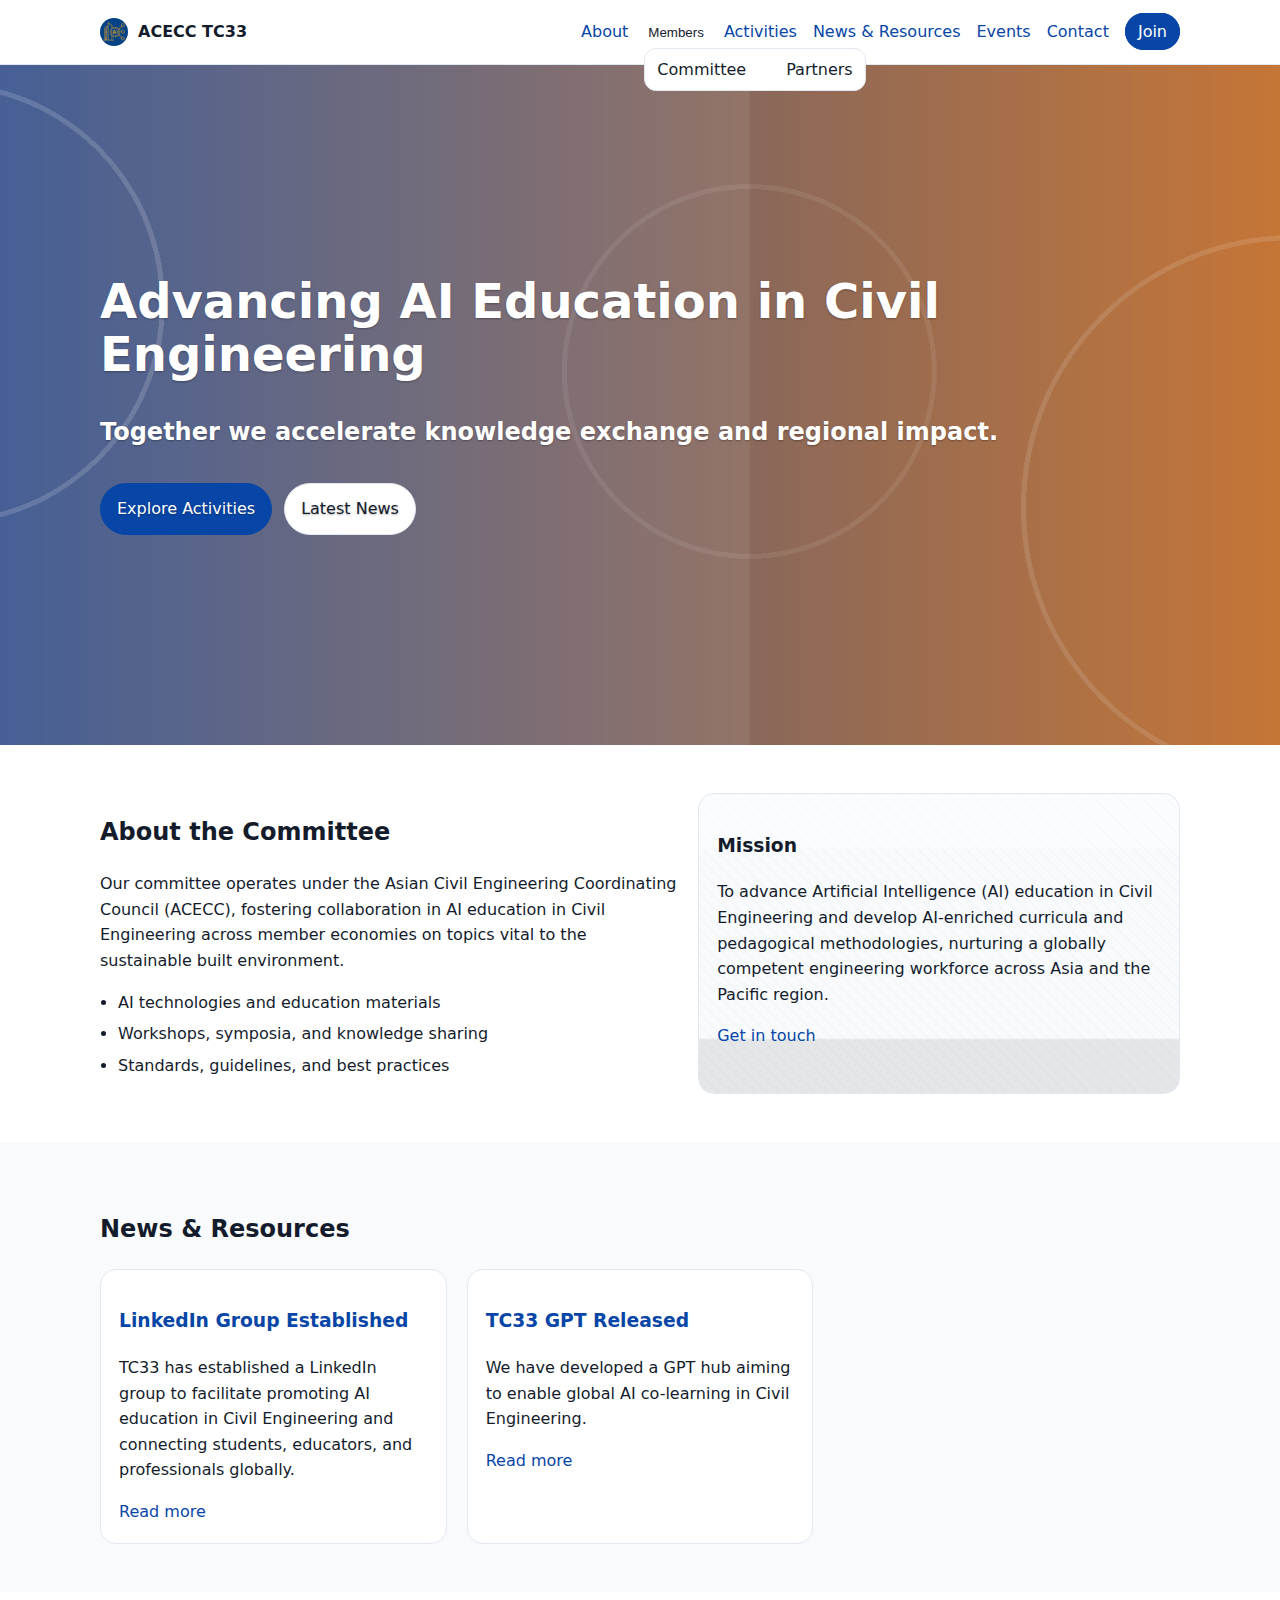
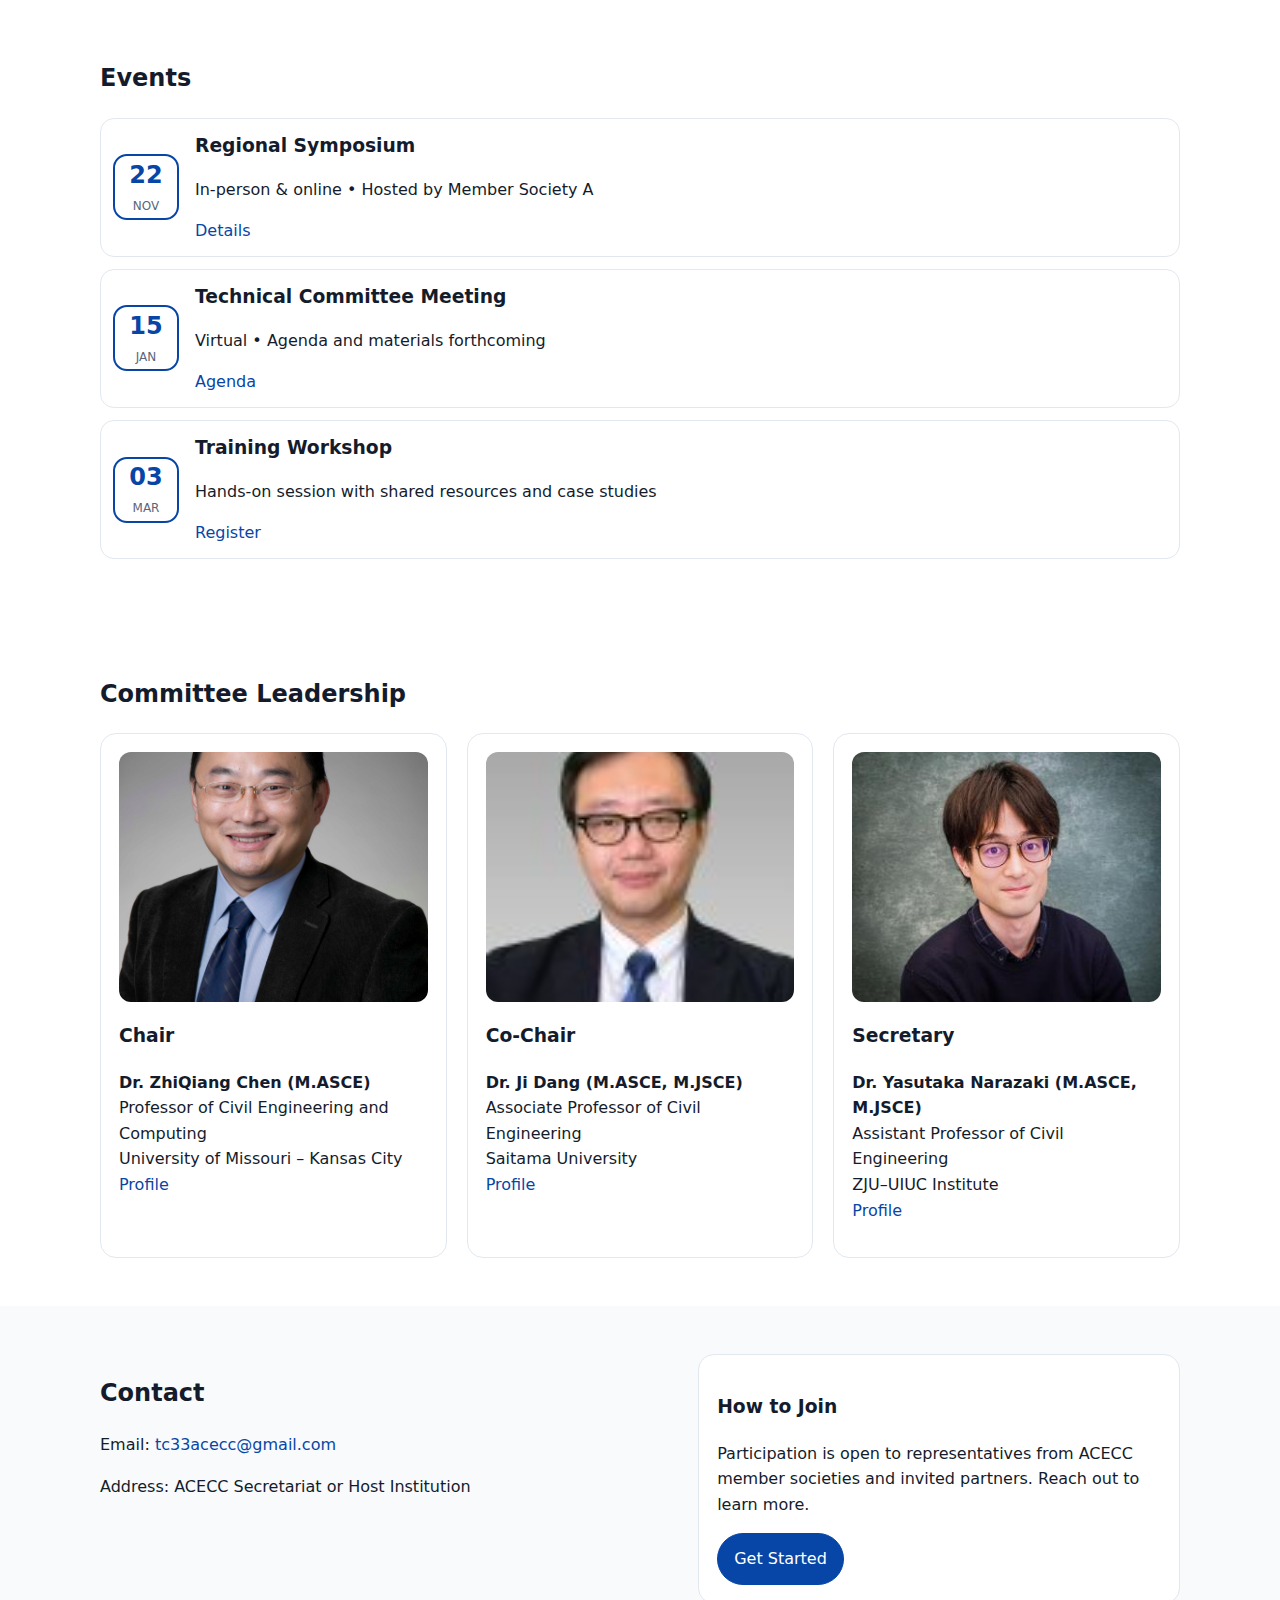
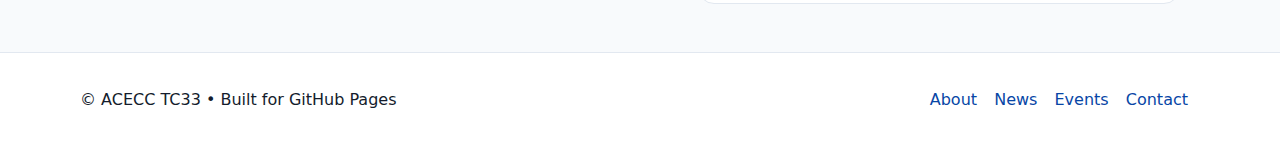
<file: index.html>
<!doctype html>
<html lang="en">
<head>
  <meta charset="utf-8">
  <meta name="viewport" content="width=device-width, initial-scale=1">
  <title>ACECC TC33: Advancing Artificial Intelligence Education in Civil Engineering</title>
  <meta name="description" content="ACECC TC33 – Advancing AI education in Civil Engineering across the region.">
  <meta property="og:title" content="ACECC TC33">
  <meta property="og:description" content="Advancing AI education in civil engineering across ACECC member economies.">
  <meta property="og:image" content="images/acecc-social-1200x630.png">
  <link rel="icon" type="image/png" href="images/acecc-favicon-512.png">
  <link rel="stylesheet" href="css/style.css">
</head>
<body>
  <a class="skip-link" href="#main">Skip to content</a>
  <header class="site-header">
    <div class="wrap nav-wrap">
      <a class="brand" href="index.html" aria-label="ACECC TC33 Home">
        <img src="images/acecc-favicon-512.png" alt="" class="brand-mark">
        <span class="brand-text">ACECC TC33</span>
      </a>
      <button class="menu-toggle" aria-expanded="false" aria-controls="nav">Menu</button>
      <nav id="nav" class="nav" aria-label="Primary">
        <ul>
          <li><a href="#about">About</a></li>
          <li class="has-children">
            <button class="submenu-toggle" aria-expanded="false">Members</button>
            <ul class="submenu">
              <li><a href="#members">Committee</a></li>
              <li><a href="#partners">Partners</a></li>
            </ul>
          </li>
          <li><a href="#activities">Activities</a></li>
          <li><a href="#news">News & Resources</a></li>
          <li><a href="#events">Events</a></li>
          <li><a href="#contact">Contact</a></li>
          <li><a class="cta" href="#join">Join</a></li>
        </ul>
      </nav>
    </div>
  </header>

  <section class="hero" role="banner" aria-label="Introduction">
    <img src="images/acecc-hero-2560x800.png" alt="" class="hero-bg">
    <div class="wrap hero-content">
      <h1>Advancing AI Education in Civil Engineering </h1>
      <h2>Together we accelerate knowledge exchange and regional impact.</h2>
      <div class="cta-row">
        <a class="btn primary" href="#activities">Explore Activities</a>
        <a class="btn" href="#news">Latest News</a>
      </div>
    </div>
  </section>

  <main id="main">
    <section id="about" class="section">
      <div class="wrap grid two">
        <div>
          <h2>About the Committee</h2>
          <p>Our committee operates under the Asian Civil Engineering Coordinating Council (ACECC), fostering collaboration in AI education in Civil Engineering across member economies on topics vital to the sustainable built environment.</p>
          <ul class="checklist">
            <li>AI technologies and education materials</li>
            <li>Workshops, symposia, and knowledge sharing</li>
            <li>Standards, guidelines, and best practices</li>
          </ul>
        </div>
        <div class="card texture">
          <h3>Mission</h3>
          <p>To advance Artificial Intelligence (AI) education in Civil Engineering and develop AI-enriched curricula and pedagogical methodologies, nurturing a globally competent engineering workforce across Asia and the Pacific region.</p>
          <a class="link-arrow" href="#contact">Get in touch</a>
        </div>
      </div>
    </section>

    <section id="news" class="section alt">
      <div class="wrap">
        <h2>News &amp; Resources</h2>
        <div class="grid three">
          <!-- New LinkedIn Group Item -->
          <article class="card">
            <h3><a href="linkedin.html">LinkedIn Group Established</a></h3>
            <p>TC33 has established a LinkedIn group to facilitate promoting AI education in Civil Engineering and connecting students, educators, and professionals globally.</p>
            <a class="link-arrow" href="linkedin.html">Read more</a>
          </article>

          <!-- TC33 GPT Released Item -->
      <article class="card">
        <h3><a href="tc33gpt.html">TC33 GPT Released</a></h3>
        <p>We have developed a GPT hub aiming to enable global AI co-learning in Civil Engineering.</p>
        <a class="link-arrow" href="tc33gpt.html">Read more</a>
      </article>


          
        </div>
      </div>
    </section>

    <section id="events" class="section">
      <div class="wrap">
        <h2>Events</h2>
        <div class="events-list">
          <div class="event">
            <div class="date"><span class="d">22</span><span class="m">NOV</span></div>
            <div class="info">
              <h3>Regional Symposium</h3>
              <p>In-person & online • Hosted by Member Society A</p>
              <a class="link-arrow" href="#">Details</a>
            </div>
          </div>
          <div class="event">
            <div class="date"><span class="d">15</span><span class="m">JAN</span></div>
            <div class="info">
              <h3>Technical Committee Meeting</h3>
              <p>Virtual • Agenda and materials forthcoming</p>
              <a class="link-arrow" href="#">Agenda</a>
            </div>
          </div>
          <div class="event">
            <div class="date"><span class="d">03</span><span class="m">MAR</span></div>
            <div class="info">
              <h3>Training Workshop</h3>
              <p>Hands-on session with shared resources and case studies</p>
              <a class="link-arrow" href="#">Register</a>
            </div>
          </div>
        </div>
      </div>
    </section>

  <section id="members" class="section">
  <div class="wrap">
    <h2>Committee Leadership</h2>
    <div class="grid three">
      <!-- Chair -->
      <div class="card person">
        <img src="images/zqc.jpg" alt="Dr. ZhiQiang Chen" class="avatar" style="object-fit:cover;width:100%;height:250px;border-radius:12px;margin-bottom:12px;">
        <h3>Chair</h3>
        <p><strong>Dr. ZhiQiang Chen (M.ASCE)</strong><br>
          Professor of Civil Engineering and Computing<br>
          University of Missouri – Kansas City<br>
          <a href="https://sse.umkc.edu/profiles/zhiqiang-chen.html" target="_blank">Profile</a>
        </p>
      </div>

      <!-- Co-Chair -->
      <div class="card person">
        <img src="images/dj.jpg" alt="Dr. Ji Dang" class="avatar" style="object-fit:cover;width:100%;height:250px;border-radius:12px;margin-bottom:12px;">
        <h3>Co-Chair</h3>
        <p><strong>Dr. Ji Dang (M.ASCE, M.JSCE)</strong><br>
          Associate Professor of Civil Engineering<br>
          Saitama University<br>
          <a href="https://smdg.civil.saitama-u.ac.jp/en/dang_e.html" target="_blank">Profile</a>
        </p>
      </div>

      <!-- Secretary -->
      <div class="card person">
        <img src="images/yasu.jpg" alt="Dr. Yasutaka Narazaki" class="avatar" style="object-fit:cover;width:100%;height:250px;border-radius:12px;margin-bottom:12px;">
        <h3>Secretary</h3>
        <p><strong>Dr. Yasutaka Narazaki (M.ASCE, M.JSCE)</strong><br>
          Assistant Professor of Civil Engineering<br>
          ZJU–UIUC Institute<br>
          <a href="https://zjui.intl.zju.edu.cn/en/node/1279" target="_blank">Profile</a>
        </p>
      </div>
    </div>
  </div>
</section>


    <section id="contact" class="section alt">
      <div class="wrap grid two">
        <div>
          <h2>Contact</h2>
          <p>Email: <a href="mailto:tc33acecc@gmail.com">tc33acecc@gmail.com</a></p>
          <p>Address: ACECC Secretariat or Host Institution</p>
        </div>
        <div class="card">
          <h3 id="join">How to Join</h3>
          <p>Participation is open to representatives from ACECC member societies and invited partners. Reach out to learn more.</p>
          <a class="btn primary" href="#">Get Started</a>
        </div>
      </div>
    </section>
  </main>

  <footer class="site-footer">
    <div class="wrap footer-wrap">
      <p>© ACECC TC33 • Built for GitHub Pages</p>
      <nav aria-label="Footer">
        <a href="#about">About</a>
        <a href="#news">News</a>
        <a href="#events">Events</a>
        <a href="#contact">Contact</a>
      </nav>
    </div>
  </footer>

  <script src="js/script.js"></script>
</body>
</html>
</file>
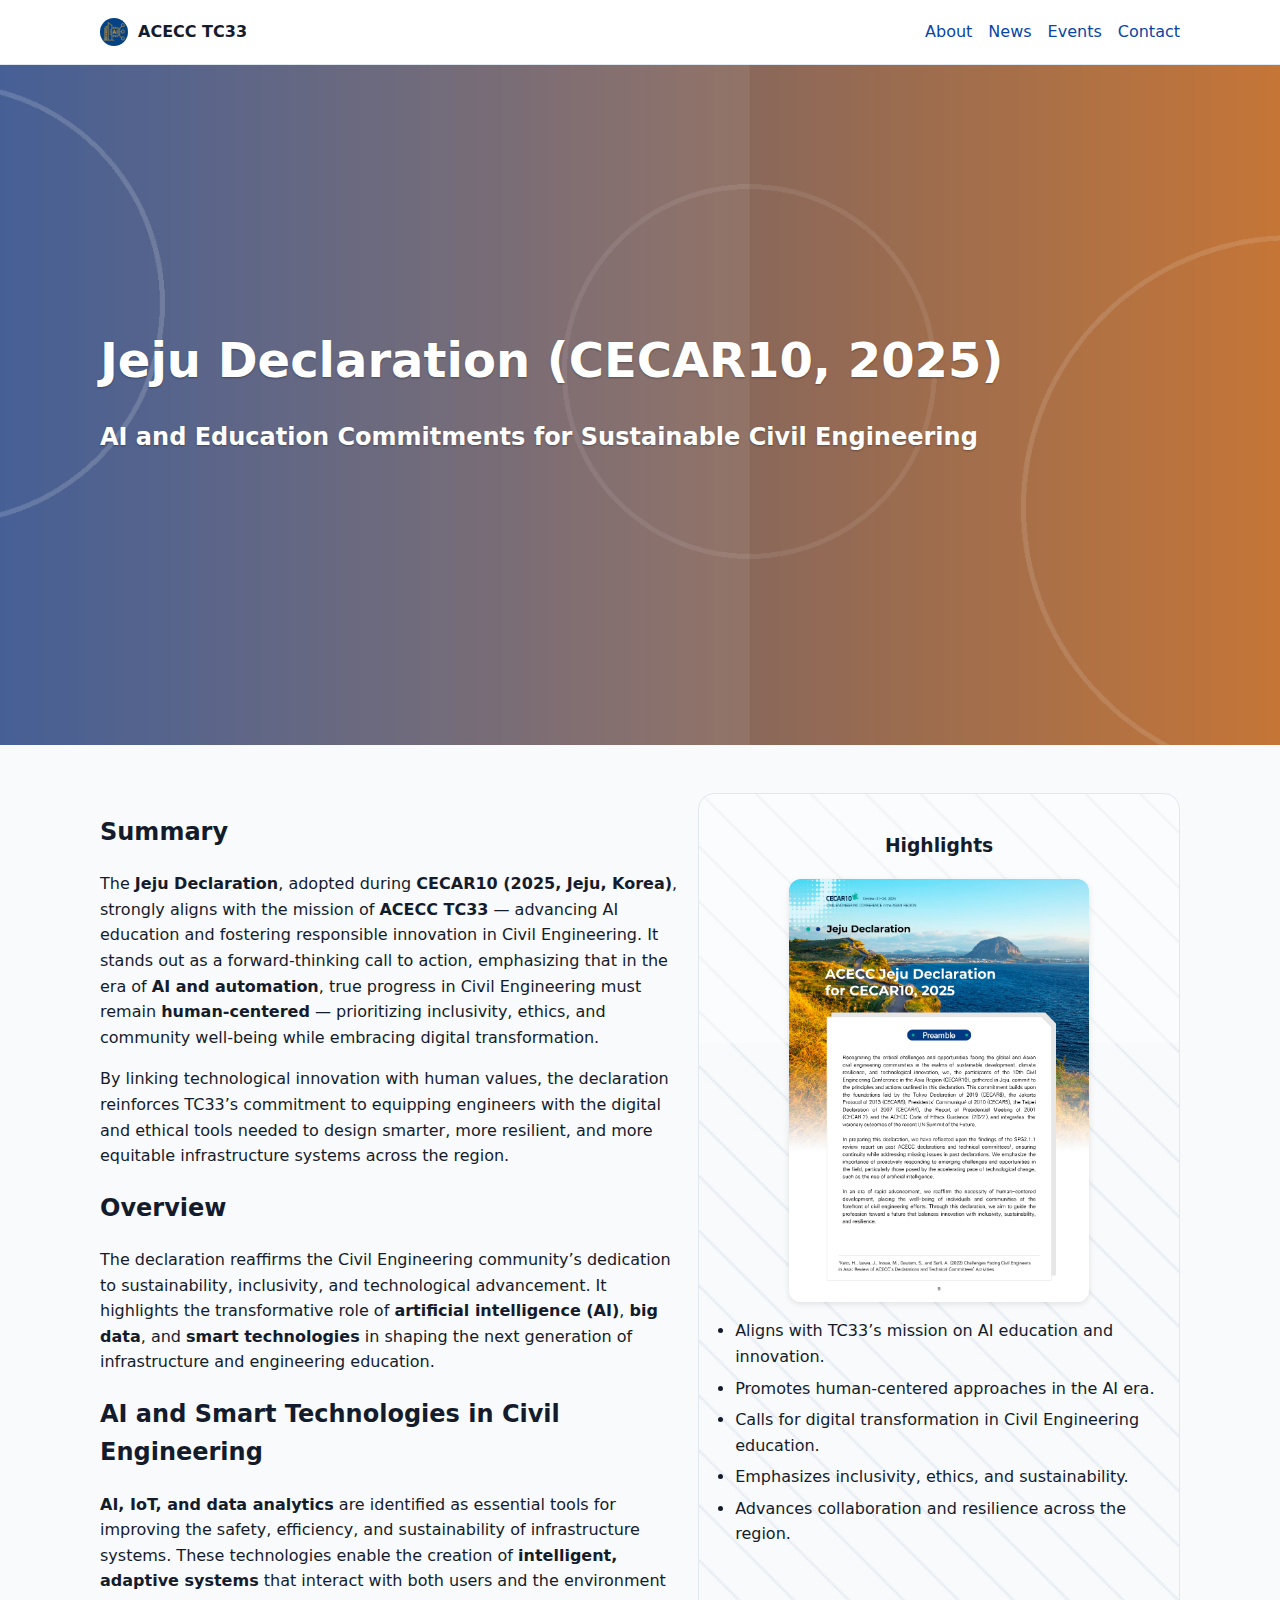
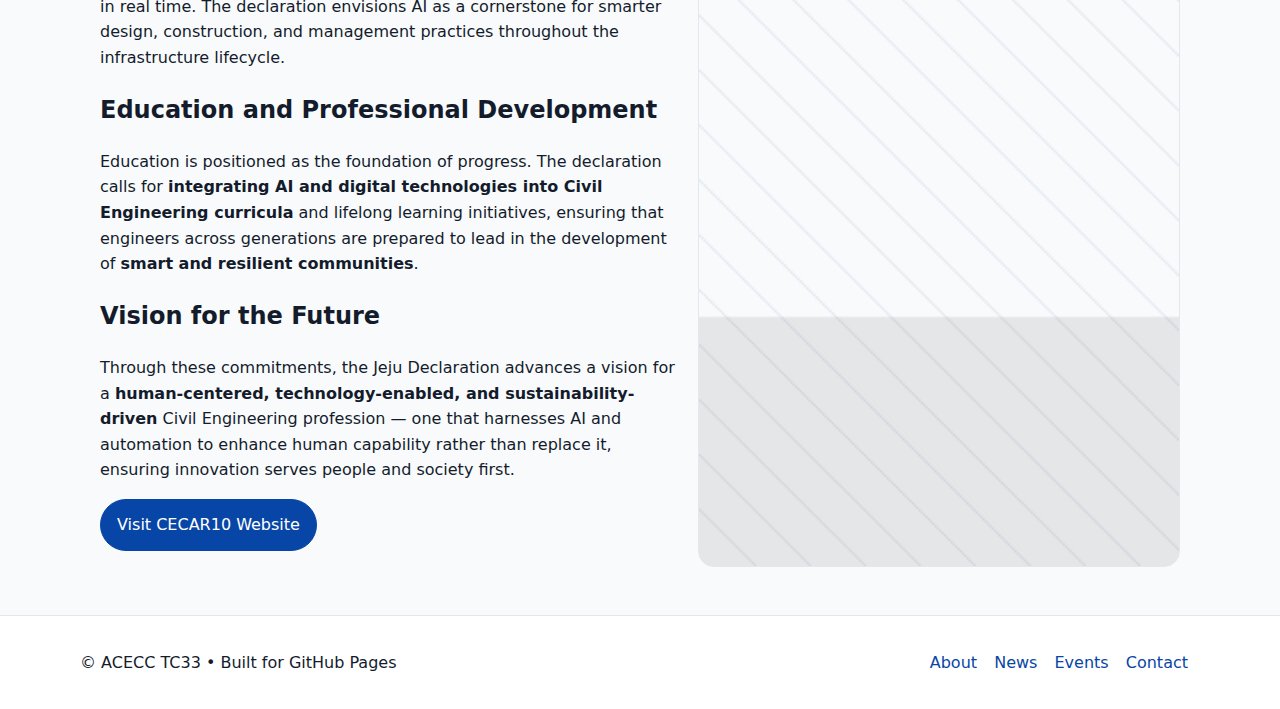
<file: jejudeclaration.html>
<!doctype html>
<html lang="en">
<head>
  <meta charset="utf-8">
  <meta name="viewport" content="width=device-width, initial-scale=1">
  <title>Jeju Declaration – ACECC TC33</title>
  <meta name="description" content="Summary and insights on AI and education from the Jeju Declaration (CECAR10, 2025).">
  <link rel="icon" type="image/png" href="images/acecc-favicon-512.png">
  <link rel="stylesheet" href="css/style.css">
</head>
<body>
  <a class="skip-link" href="#main">Skip to content</a>
  <header class="site-header">
    <div class="wrap nav-wrap">
      <a class="brand" href="index.html" aria-label="ACECC TC33 Home">
        <img src="images/acecc-favicon-512.png" alt="" class="brand-mark">
        <span class="brand-text">ACECC TC33</span>
      </a>
      <button class="menu-toggle" aria-expanded="false" aria-controls="nav">Menu</button>
      <nav id="nav" class="nav" aria-label="Primary">
        <ul>
          <li><a href="index.html#about">About</a></li>
          <li><a href="index.html#news">News</a></li>
          <li><a href="index.html#events">Events</a></li>
          <li><a href="index.html#contact">Contact</a></li>
        </ul>
      </nav>
    </div>
  </header>

  <!-- Hero section -->
  <section class="hero" role="banner" aria-label="Jeju Declaration">
    <img src="images/acecc-hero-2560x800.png" alt="" class="hero-bg">
    <div class="wrap hero-content">
      <h1>Jeju Declaration (CECAR10, 2025)</h1>
      <h2>AI and Education Commitments for Sustainable Civil Engineering</h2>
    </div>
  </section>

  <!-- Main content -->
  <main id="main">
    <section class="section alt">
      <div class="wrap grid two">
        <div>
          <h2>Summary</h2>
          <p>The <strong>Jeju Declaration</strong>, adopted during <strong>CECAR10 (2025, Jeju, Korea)</strong>, strongly aligns with the mission of <strong>ACECC TC33</strong> — advancing AI education and fostering responsible innovation in Civil Engineering. It stands out as a forward-thinking call to action, emphasizing that in the era of <strong>AI and automation</strong>, true progress in Civil Engineering must remain <strong>human-centered</strong> — prioritizing inclusivity, ethics, and community well-being while embracing digital transformation.</p>
          <p>By linking technological innovation with human values, the declaration reinforces TC33’s commitment to equipping engineers with the digital and ethical tools needed to design smarter, more resilient, and more equitable infrastructure systems across the region.</p>

          <h2>Overview</h2>
          <p>The declaration reaffirms the Civil Engineering community’s dedication to sustainability, inclusivity, and technological advancement. It highlights the transformative role of <strong>artificial intelligence (AI)</strong>, <strong>big data</strong>, and <strong>smart technologies</strong> in shaping the next generation of infrastructure and engineering education.</p>

          <h2>AI and Smart Technologies in Civil Engineering</h2>
          <p><strong>AI, IoT, and data analytics</strong> are identified as essential tools for improving the safety, efficiency, and sustainability of infrastructure systems. These technologies enable the creation of <strong>intelligent, adaptive systems</strong> that interact with both users and the environment in real time. The declaration envisions AI as a cornerstone for smarter design, construction, and management practices throughout the infrastructure lifecycle.</p>

          <h2>Education and Professional Development</h2>
          <p>Education is positioned as the foundation of progress. The declaration calls for <strong>integrating AI and digital technologies into Civil Engineering curricula</strong> and lifelong learning initiatives, ensuring that engineers across generations are prepared to lead in the development of <strong>smart and resilient communities</strong>.</p>

          <h2>Vision for the Future</h2>
          <p>Through these commitments, the Jeju Declaration advances a vision for a <strong>human-centered, technology-enabled, and sustainability-driven</strong> Civil Engineering profession — one that harnesses AI and automation to enhance human capability rather than replace it, ensuring innovation serves people and society first.</p>

          <p><a href="https://www.cecar10.org/" target="_blank" class="btn primary">Visit CECAR10 Website</a></p>
        </div>

        <div class="card texture" style="text-align:center;">
          <h3>Highlights</h3>
          <img src="images/jeju-declaration.png" alt="Jeju Declaration 2025 Highlights" style="width:100%;max-width:300px;margin:12px auto;border-radius:12px;box-shadow:0 2px 6px rgba(0,0,0,0.1);">
          <ul class="checklist" style="text-align:left;">
            <li>Aligns with TC33’s mission on AI education and innovation.</li>
            <li>Promotes human-centered approaches in the AI era.</li>
            <li>Calls for digital transformation in Civil Engineering education.</li>
            <li>Emphasizes inclusivity, ethics, and sustainability.</li>
            <li>Advances collaboration and resilience across the region.</li>
          </ul>
        </div>
      </div>
    </section>
  </main>

  <footer class="site-footer">
    <div class="wrap footer-wrap">
      <p>© ACECC TC33 • Built for GitHub Pages</p>
      <nav aria-label="Footer">
        <a href="index.html#about">About</a>
        <a href="index.html#news">News</a>
        <a href="index.html#events">Events</a>
        <a href="index.html#contact">Contact</a>
      </nav>
    </div>
  </footer>

  <script src="js/script.js"></script>
</body>
</html>
</file>
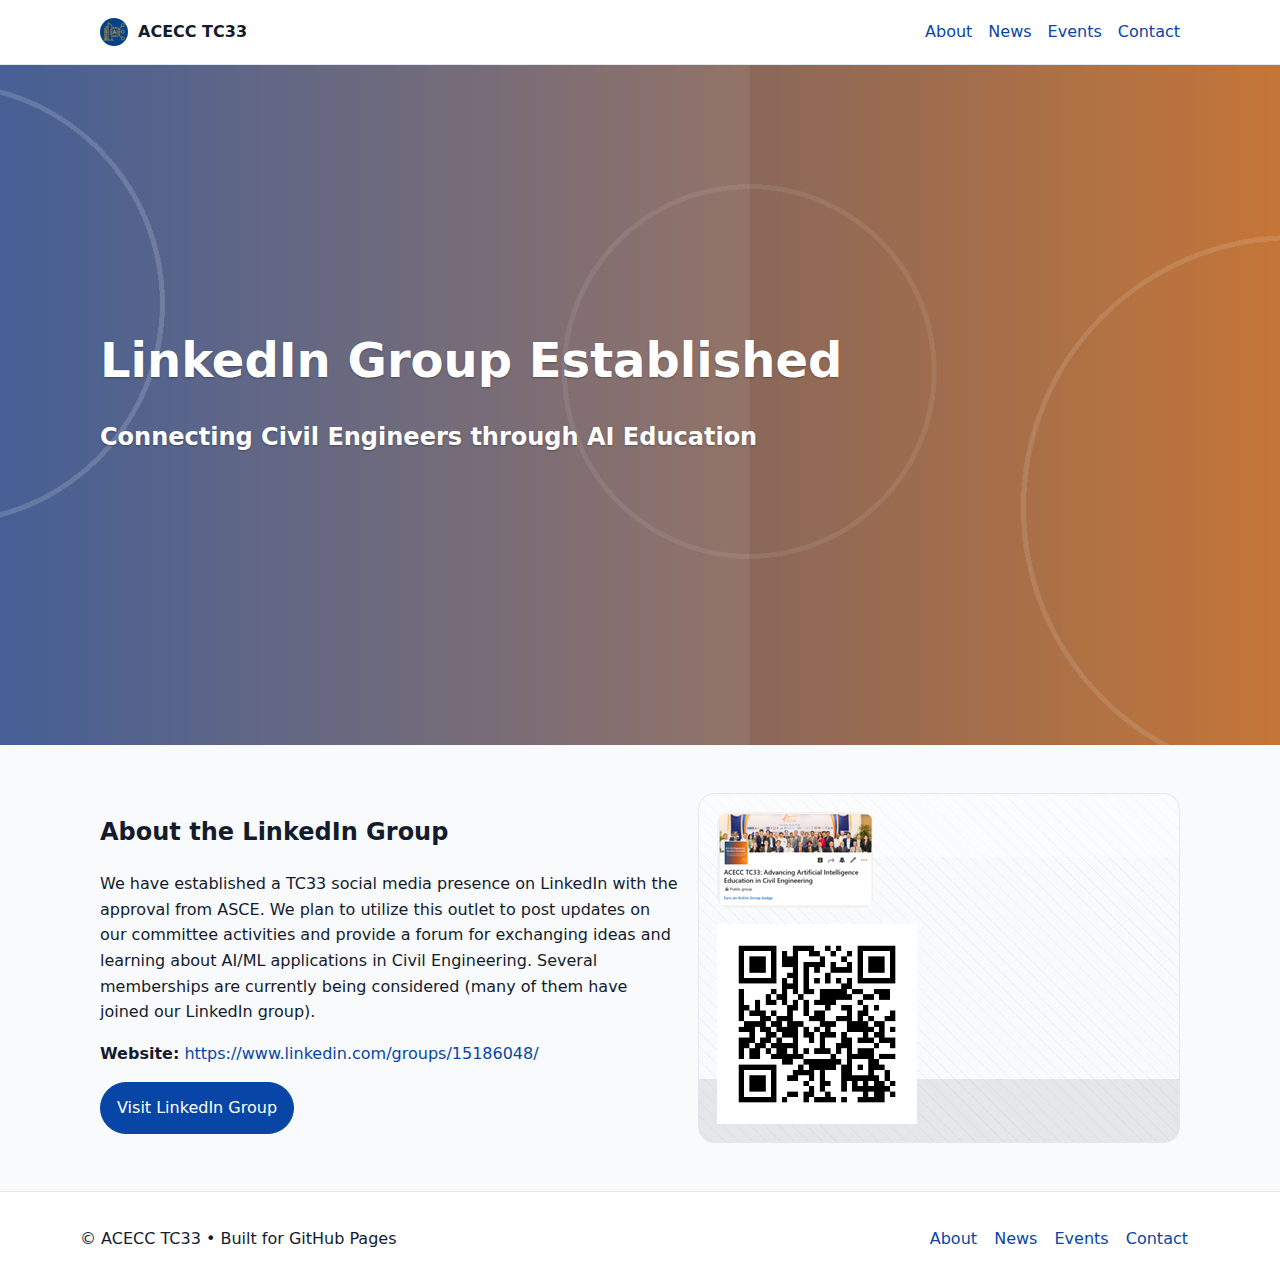
<file: linkedin.html>
<!doctype html>
<html lang="en">
<head>
  <meta charset="utf-8">
  <meta name="viewport" content="width=device-width, initial-scale=1">
  <title>ACECC TC33 LinkedIn Group</title>
  <meta name="description" content="ACECC TC33 LinkedIn group for promoting AI education in Civil Engineering.">
  <link rel="icon" type="image/png" href="images/acecc-favicon-512.png">
  <link rel="stylesheet" href="css/style.css">
</head>
<body>
  <a class="skip-link" href="#main">Skip to content</a>
  <header class="site-header">
    <div class="wrap nav-wrap">
      <a class="brand" href="index.html" aria-label="ACECC TC33 Home">
        <img src="images/acecc-favicon-512.png" alt="" class="brand-mark">
        <span class="brand-text">ACECC TC33</span>
      </a>
      <button class="menu-toggle" aria-expanded="false" aria-controls="nav">Menu</button>
      <nav id="nav" class="nav" aria-label="Primary">
        <ul>
          <li><a href="index.html#about">About</a></li>
          <li><a href="index.html#news">News</a></li>
          <li><a href="index.html#events">Events</a></li>
          <li><a href="index.html#contact">Contact</a></li>
        </ul>
      </nav>
    </div>
  </header>

  <section class="hero" role="banner" aria-label="LinkedIn Group">
    <img src="images/acecc-hero-2560x800.png" alt="" class="hero-bg">
    <div class="wrap hero-content">
      <h1>LinkedIn Group Established</h1>
      <h2>Connecting Civil Engineers through AI Education</h2>
    </div>
  </section>

  <main id="main">
    <section class="section alt">
      <div class="wrap grid two">
        <div>
          <h2>About the LinkedIn Group</h2>
          <p>We have established a TC33 social media presence on LinkedIn with the approval from ASCE. We plan to utilize this outlet to post updates on our committee activities and provide a forum for exchanging ideas and learning about AI/ML applications in Civil Engineering. Several memberships are currently being considered (many of them have joined our LinkedIn group).</p>
          <p><strong>Website:</strong> <a href="https://www.linkedin.com/groups/15186048/" target="_blank">https://www.linkedin.com/groups/15186048/</a></p>
          <a class="btn primary" href="https://www.linkedin.com/groups/15186048/" target="_blank">Visit LinkedIn Group</a>
        </div>
        <div class="card texture" style="text-align:center;">
          <img src="images/linkedgroup.png" alt="TC33 LinkedIn Group" style="border-radius:12px;margin-bottom:16px;">
          <img src="images/TC33_LinkedIn_Group_QR_corrected.png" alt="LinkedIn Group QR Code" style="width:200px;margin-top:12px;">
        </div>
      </div>
    </section>
  </main>

  <footer class="site-footer">
    <div class="wrap footer-wrap">
      <p>© ACECC TC33 • Built for GitHub Pages</p>
      <nav aria-label="Footer">
        <a href="index.html#about">About</a>
        <a href="index.html#news">News</a>
        <a href="index.html#events">Events</a>
        <a href="index.html#contact">Contact</a>
      </nav>
    </div>
  </footer>

  <script src="js/script.js"></script>
</body>
</html>
</file>
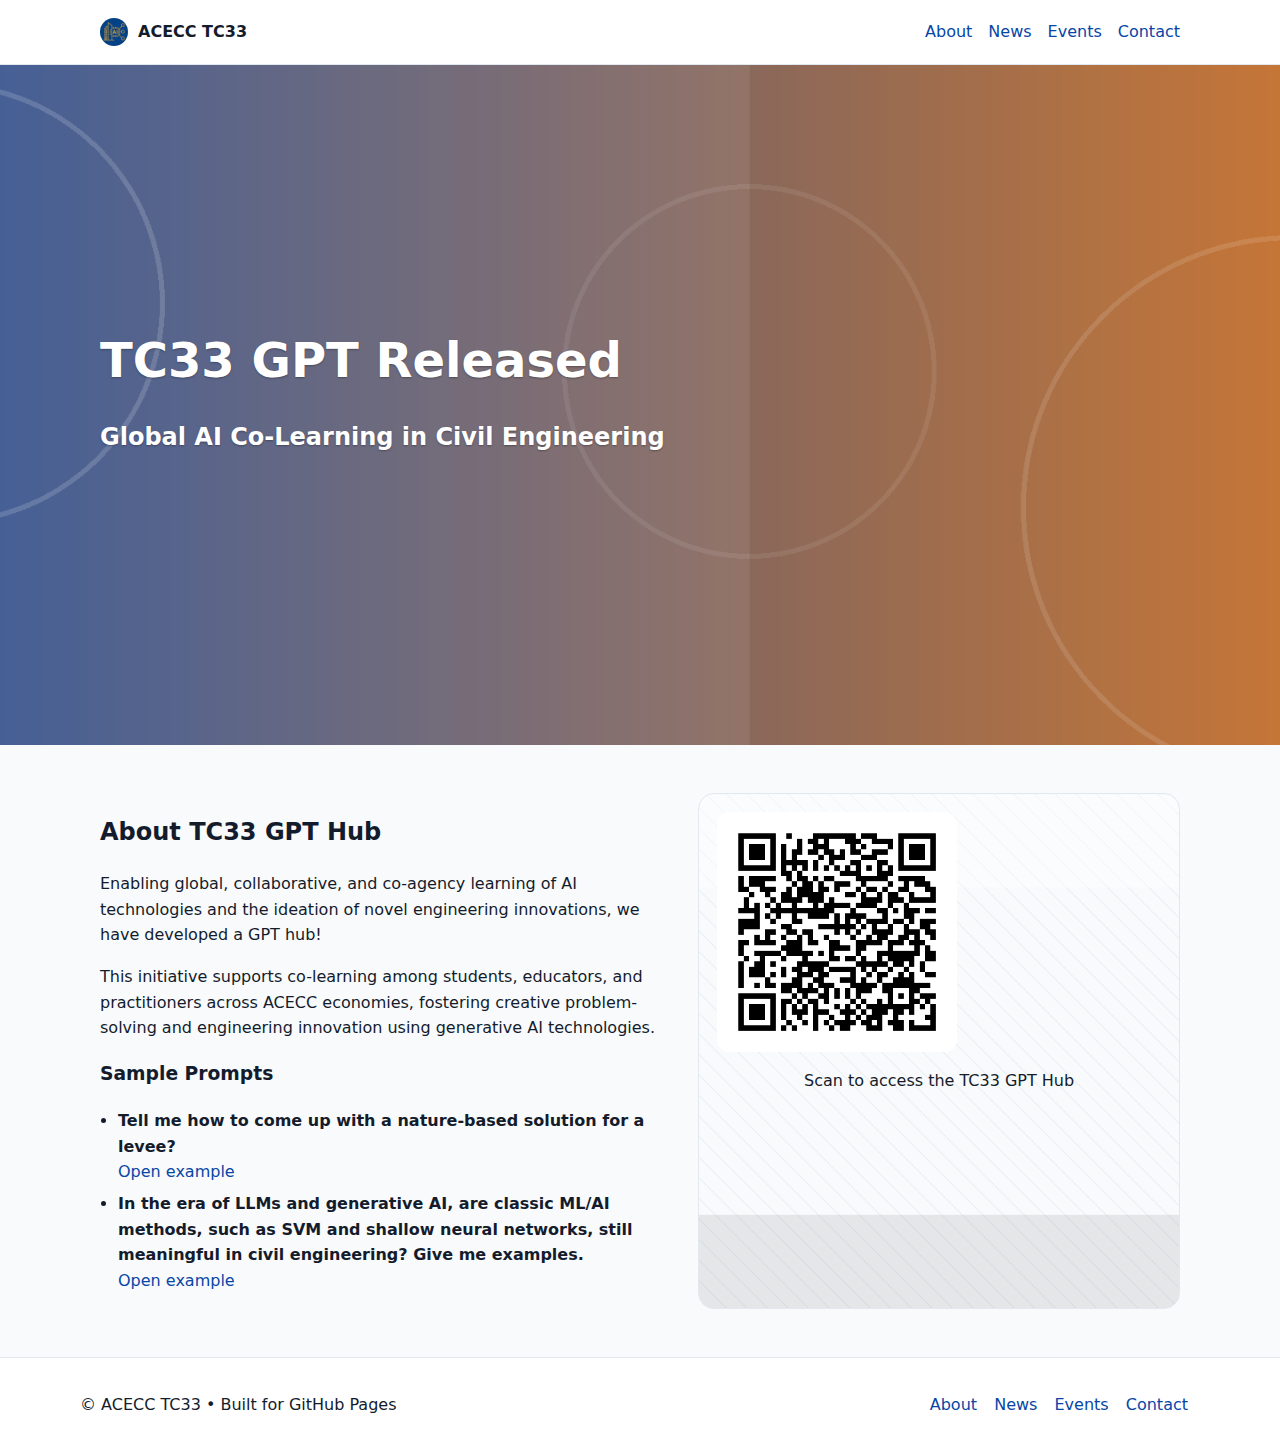
<file: tc33gpt.html>
<!doctype html>
<html lang="en">
<head>
  <meta charset="utf-8">
  <meta name="viewport" content="width=device-width, initial-scale=1">
  <title>ACECC TC33 GPT Hub</title>
  <meta name="description" content="ACECC TC33 GPT hub for global AI co-learning in Civil Engineering.">
  <link rel="icon" type="image/png" href="images/acecc-favicon-512.png">
  <link rel="stylesheet" href="css/style.css">
</head>
<body>
  <a class="skip-link" href="#main">Skip to content</a>
  <header class="site-header">
    <div class="wrap nav-wrap">
      <a class="brand" href="index.html" aria-label="ACECC TC33 Home">
        <img src="images/acecc-favicon-512.png" alt="" class="brand-mark">
        <span class="brand-text">ACECC TC33</span>
      </a>
      <button class="menu-toggle" aria-expanded="false" aria-controls="nav">Menu</button>
      <nav id="nav" class="nav" aria-label="Primary">
        <ul>
          <li><a href="index.html#about">About</a></li>
          <li><a href="index.html#news">News</a></li>
          <li><a href="index.html#events">Events</a></li>
          <li><a href="index.html#contact">Contact</a></li>
        </ul>
      </nav>
    </div>
  </header>

  <section class="hero" role="banner" aria-label="TC33 GPT Hub">
    <img src="images/acecc-hero-2560x800.png" alt="" class="hero-bg">
    <div class="wrap hero-content">
      <h1>TC33 GPT Released</h1>
      <h2>Global AI Co-Learning in Civil Engineering</h2>
    </div>
  </section>

  <main id="main">
    <section class="section alt">
      <div class="wrap grid two">
        <div>
          <h2>About TC33 GPT Hub</h2>
          <p>Enabling global, collaborative, and co-agency learning of AI technologies and the ideation of novel engineering innovations, we have developed a GPT hub!</p>
          <p>This initiative supports co-learning among students, educators, and practitioners across ACECC economies, fostering creative problem-solving and engineering innovation using generative AI technologies.</p>
          
          <h3>Sample Prompts</h3>
          <ul class="checklist">
            <li>
              <strong>Tell me how to come up with a nature-based solution for a levee?</strong><br>
              <a href="https://chatgpt.com/share/68f5834d-1a20-8007-ba06-a42e49a07c2a" target="_blank">Open example</a>
            </li>
            <li>
              <strong>In the era of LLMs and generative AI, are classic ML/AI methods, such as SVM and shallow neural networks, still meaningful in civil engineering? Give me examples.</strong><br>
              <a href="https://chatgpt.com/share/68f583c5-2cf0-8007-bc0d-db7dec261e2e" target="_blank">Open example</a>
            </li>
          </ul>
        </div>

        <div class="card texture" style="text-align:center;">
          <img src="images/TC33_GPT_Portal_QR_corrected.png" alt="TC33 GPT Portal QR Code" style="width:240px;margin-bottom:16px;border-radius:12px;">
          <p>Scan to access the TC33 GPT Hub</p>
        </div>
      </div>
    </section>
  </main>

  <footer class="site-footer">
    <div class="wrap footer-wrap">
      <p>© ACECC TC33 • Built for GitHub Pages</p>
      <nav aria-label="Footer">
        <a href="index.html#about">About</a>
        <a href="index.html#news">News</a>
        <a href="index.html#events">Events</a>
        <a href="index.html#contact">Contact</a>
      </nav>
    </div>
  </footer>

  <script src="js/script.js"></script>
</body>
</html>
</file>
<file: css/style.css>
/* ACECC Committee – Clean theme */
:root{
  --primary:#0746A6;
  --accent:#F3841F;
  --ink:#141C2C;
  --muted:#5A6679;
  --card:#F8FAFC;
  --border:#E2E8F0;
  --radius:16px;
}

*{box-sizing:border-box}
html,body{margin:0;padding:0}
body{font:16px/1.6 system-ui,-apple-system,Segoe UI,Roboto,Inter,Arial,sans-serif;color:var(--ink);background:#fff}

img{max-width:100%;height:auto;display:block}
a{color:var(--primary);text-decoration:none}
a:hover{text-decoration:underline}
.wrap{max-width:1120px;margin:0 auto;padding:0 20px}

.skip-link{position:absolute;left:-999px;top:-999px}
.skip-link:focus{left:12px;top:12px;background:#fff;padding:8px 12px;border:2px solid var(--primary);border-radius:8px;z-index:10000}

.site-header{border-bottom:1px solid var(--border);position:sticky;top:0;background:#fff;z-index:20}
.nav-wrap{display:flex;align-items:center;gap:16px;justify-content:space-between;height:64px}
.brand{display:flex;align-items:center;gap:10px;font-weight:700;color:var(--ink)}
.brand-mark{width:28px;height:28px;border-radius:50%}
.brand-text{white-space:nowrap}

.menu-toggle{display:none;background:#fff;border:1px solid var(--border);border-radius:10px;padding:8px 12px}
.nav ul{display:flex;align-items:center;gap:16px;list-style:none;margin:0;padding:0}
.nav a.cta{background:var(--primary);color:#fff;padding:8px 12px;border-radius:999px;border:1px solid var(--primary)}
.nav a.cta:hover{opacity:.9}

.has-children{position:relative}
.submenu-toggle{background:transparent;border:0;color:var(--ink);padding:8px 4px}
.submenu{position:absolute;left:0;top:100%;min-width:220px;background:#fff;border:1px solid var(--border);border-radius:12px;padding:8px 0;display:none}
.submenu a{display:block;padding:8px 12px;color:var(--ink)}
.submenu a:hover{background:#f1f5f9}
.has-children.open .submenu{display:block}

.hero{position:relative;overflow:hidden}
.hero-bg{width:100%;height:56vw;max-height:680px;object-fit:cover;filter:saturate(1.05)}
.hero-content{position:absolute;inset:0;display:grid;align-content:center;gap:12px;color:#fff;text-shadow:0 1px 2px rgba(0,0,0,.3)}
.hero h1{font-size:clamp(28px,4vw,48px);line-height:1.1;margin:0}
.hero p{max-width:680px;margin:0 0 8px}
.cta-row{display:flex;gap:12px;flex-wrap:wrap}
.btn{display:inline-block;padding:12px 16px;border-radius:999px;border:1px solid var(--border);background:#fff;color:var(--ink)}
.btn.primary{background:var(--primary);color:#fff;border-color:var(--primary)}

.section{padding:48px 0}
.section.alt{background:var(--card)}

.grid{display:grid;gap:20px}
.grid.two{grid-template-columns:1.2fr 1fr}
.grid.three{grid-template-columns:repeat(3,1fr)}
.grid.four{grid-template-columns:repeat(4,1fr)}

.card{background:#fff;border:1px solid var(--border);border-radius:var(--radius);padding:18px}
.texture{background-image:url('../images/acecc-texture-1600x600.png');background-size:cover;background-position:center}

.checklist{padding-left:18px}
.checklist li{margin:6px 0}

.events-list{display:grid;gap:12px}
.event{display:flex;gap:16px;align-items:center;border:1px solid var(--border);border-radius:14px;padding:12px;background:#fff}
.event .date{width:66px;height:66px;border:2px solid var(--primary);border-radius:14px;display:grid;place-items:center;line-height:1}
.event .d{font-size:24px;font-weight:700;color:var(--primary)}
.event .m{font-size:12px;text-transform:uppercase;color:var(--muted)}
.event .info h3{margin:0 0 4px}

.stats .stat{background:#fff;border:1px solid var(--border);border-radius:14px;padding:18px;text-align:center}
.stats .num{font-size:28px;font-weight:800;color:var(--primary)}
.stats .lab{color:var(--muted)}

.person .avatar {
  width:auto;
  height:180;          /* default size for desktops */
  object-fit:contain;  /* ensures full image fits inside */
  border-radius:12px;
  margin-bottom:12px;
  background:none;
  opacity:1;             /* keep full clarity */
  transition:transform 0.3s ease; /* optional hover effect */
}

/* Optional hover style for a polished feel */
.person .avatar:hover {
  transform:scale(1.03);
}

/* Responsive adjustments */
@media (max-width:980px) {
  .person .avatar {
    height:160px;        /* slightly smaller on tablets */
  }
}

@media (max-width:600px) {
  .person .avatar {
    height:200px;        /* taller on small screens (auto-fit) */
  }
}



.site-footer{border-top:1px solid var(--border);background:#fff}
.footer-wrap{display:flex;align-items:center;justify-content:space-between;gap:12px;padding:18px 0}
.site-footer nav a{margin-right:12px}

/* Responsive */
@media (max-width:980px){
  .grid.two{grid-template-columns:1fr}
  .grid.three{grid-template-columns:1fr 1fr}
  .grid.four{grid-template-columns:1fr 1fr}
  .menu-toggle{display:inline-block}
  .nav{display:none;position:absolute;left:0;right:0;top:64px;background:#fff;border-bottom:1px solid var(--border)}
  .nav.open{display:block}
  .nav ul{flex-direction:column;align-items:flex-start;padding:12px}
  .has-children .submenu{position:relative;border:none;border-top:1px solid var(--border);border-radius:0;display:none}
  .has-children.open .submenu{display:block}
}
</file>
